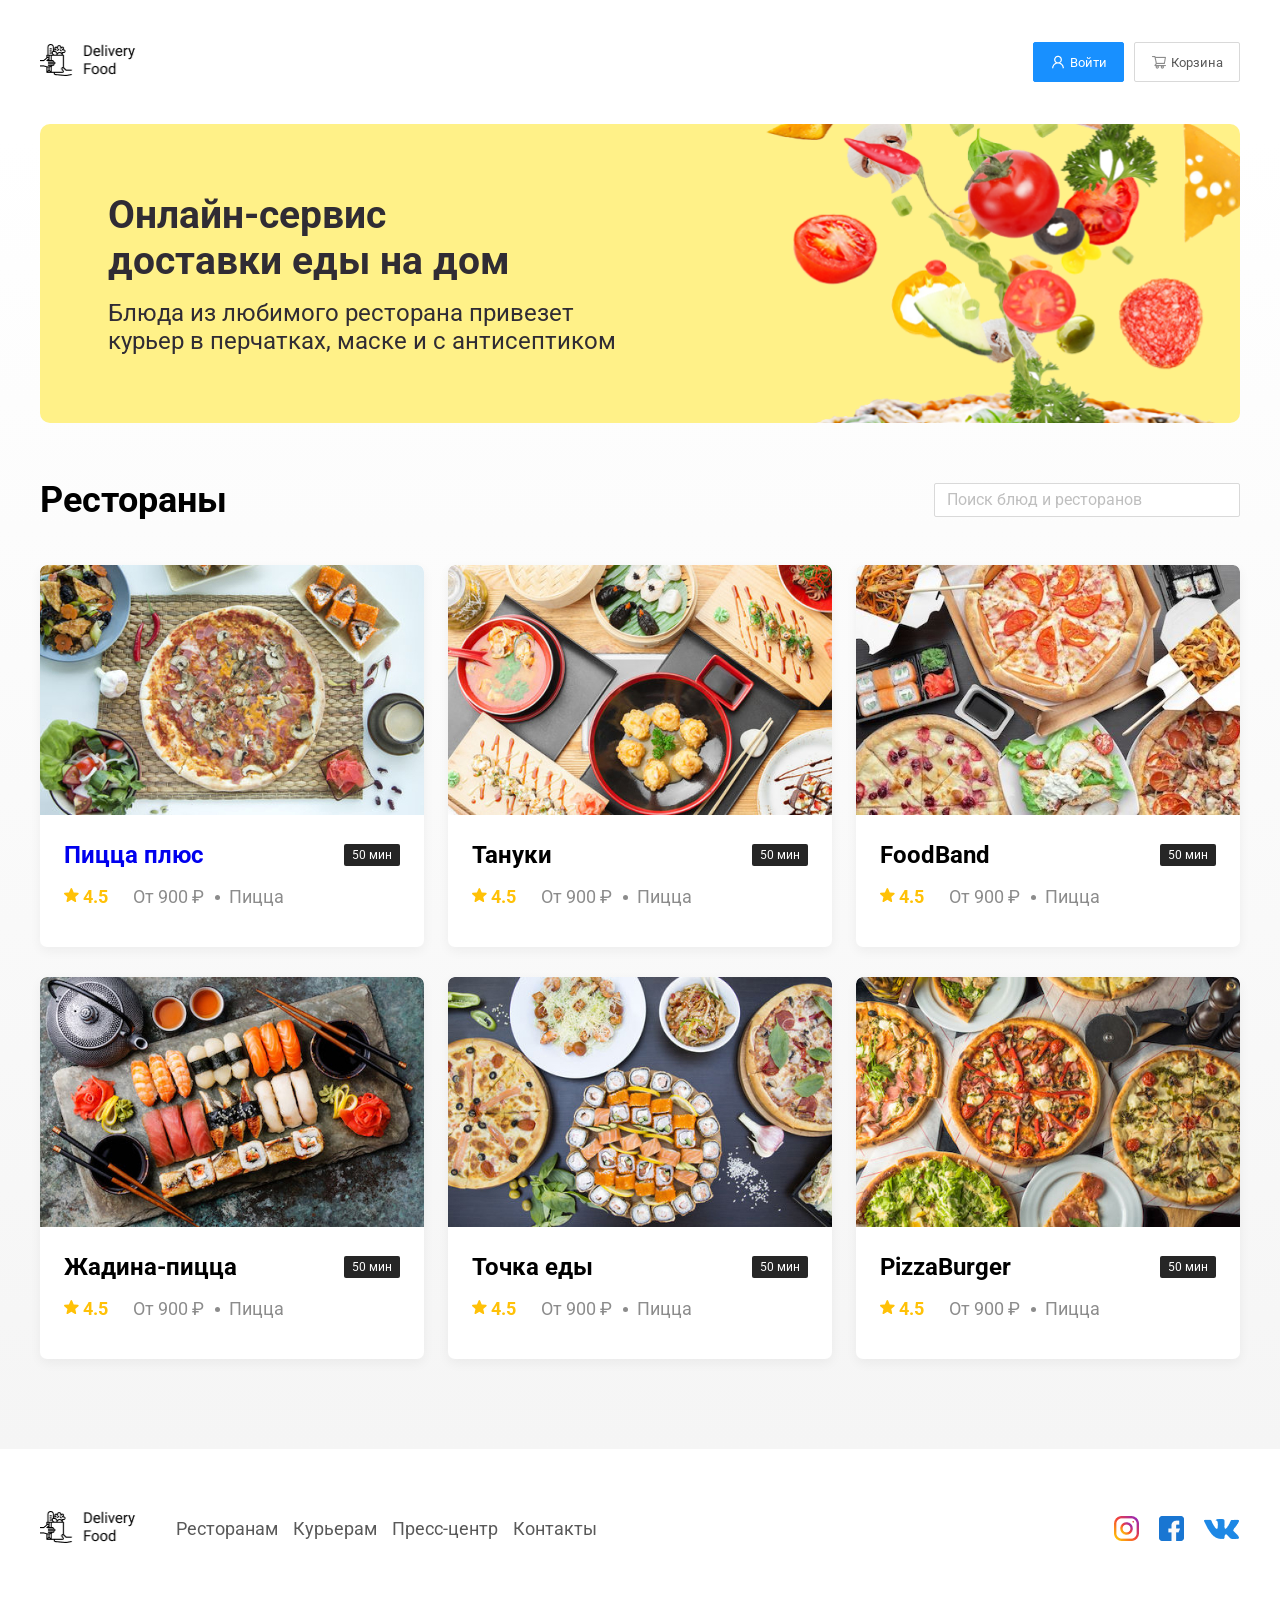
<file: index.html>
<!DOCTYPE html>
<html lang="ru">
<head>
    <meta charset="UTF-8">
    <meta name="viewport" content="width=device-width, initial-scale=1.0">
    <link rel="preconnect" href="https://fonts.googleapis.com">
    <link rel="preconnect" href="https://fonts.gstatic.com" crossorigin>
    <link href="https://fonts.googleapis.com/css2?family=Roboto&display=swap" rel="stylesheet">
    <link href="https://fonts.googleapis.com/css2?family=Roboto:wght@700&display=swap" rel="stylesheet">
    <link rel="stylesheet" href="style.css">
    <title>Delivery Food</title>
</head>
<body>
   <div class="page-wrapper">
    <header class="header">
      <div class="container">
        <div class="header-box">
            <a href="./index.html" class="header-logo logo">
                <img src="./images/logo.png" alt="logo">
            </a>
            <div class="header-controls">
                <button class="btn btn-primary">
                    <img src="./images/icons/user.png" alt="user">
                    Войти
                </button>
            
                <button class="btn btn-outline">
                    <img src="./images/icons/shopping-cart.png" alt="cart">
                    Корзина
                </button>
            </div>
        </div>
      </div>
   </header>

   <main class="main">
        <section class="banner">
            <div class="container">
                <div class="banner-item">
                    <h2 class="banner-item--title">
                        Онлайн-сервис
                        <br>
                         доставки еды на дом
                    </h2>
                    <p class="banner-item--subtitle">Блюда из любимого ресторана привезет курьер в перчатках, маске и с антисептиком</p>
                </div>
            </div>
        </section>

        <section class="products">
            <div class="container">
              <div class="products-header">
                  <h3 class="products-header--title">
                    Рестораны
                  </h3>
                  <input type="text"
                  placeholder="Поиск блюд и ресторанов" 
                  class="products-header--search">
                  
              </div>
              <div class="products-wrapper">
                <a href="./goods.html" class="products-card">
                    <div class="products-card__image">
                        <img src="./images/rest/pizzaplus.jpg" alt="pizzaplus">
                    </div>
                    <div class="products-card__description">
                        <div class="products-card__description-row">
                            <h4 class="products-card__description--title">Пицца плюс</h4>
                            <div class="products-card__description--bage">50 мин</div>
                        </div>
                        <div class="products-card__description-row">
                            <div class="products-card__description-info">
                                <div class="products-card__description--raiting">
                                    <img src="./images/icons/star.svg" alt="star">
                                    4.5

                                </div>
                                <div class="products-card__description--price">
                                    От 900 ₽

                                </div>
                                <div class="products-card__description-group">
                                    Пицца

                                </div>
                            </div>
                        </div>
                    </div>
                </a>
                 <div class="products-card">
                    <div class="products-card__image">
                        <img src="./images/rest/tanuki.jpg" alt="tanuki">
                    </div>
                    <div class="products-card__description">
                         <div class="products-card__description-row">
                            <h4 class="products-card__description--title">Тануки</h4>
                            <div class="products-card__description--bage">50 мин</div>
                        </div>
                        <div class="products-card__description-row">
                            <div class="products-card__description-info">
                                <div class="products-card__description--raiting">
                                    <img src="./images/icons/star.svg" alt="star">
                                    4.5

                                </div>
                                <div class="products-card__description--price">
                                    От 900 ₽

                                </div>
                                <div class="products-card__description-group">
                                    Пицца

                                </div>
                            </div>
                        </div>
                    </div>
                </div>
                 <div class="products-card">
                    <div class="products-card__image">
                        <img src="./images/rest/band.jpg" alt="band">
                    </div>
                    <div class="products-card__description">
                         <div class="products-card__description-row">
                            <h4 class="products-card__description--title">FoodBand</h4>
                            <div class="products-card__description--bage">50 мин</div>
                        </div>
                        <div class="products-card__description-row">
                            <div class="products-card__description-info">
                                <div class="products-card__description--raiting">
                                    <img src="./images/icons/star.svg" alt="star">
                                    4.5

                                </div>
                                <div class="products-card__description--price">
                                    От 900 ₽

                                </div>
                                <div class="products-card__description-group">
                                    Пицца

                                </div>
                            </div>
                        </div>
                    </div>
                </div>
                 <div class="products-card">
                    <div class="products-card__image">
                        <img src="./images/rest/zh-pizza.jpg" alt="zh-pizza">
                    </div>
                    <div class="products-card__description">
                         <div class="products-card__description-row">
                            <h4 class="products-card__description--title">Жадина-пицца</h4>
                            <div class="products-card__description--bage">50 мин</div>
                        </div>
                        <div class="products-card__description-row">
                            <div class="products-card__description-info">
                                <div class="products-card__description--raiting">
                                    <img src="./images/icons/star.svg" alt="star">
                                    4.5

                                </div>
                                <div class="products-card__description--price">
                                    От 900 ₽

                                </div>
                                <div class="products-card__description-group">
                                    Пицца

                                </div>
                            </div>
                        </div>
                    </div>
                </div>
                 <div class="products-card">
                    <div class="products-card__image">
                        <img src="./images/rest/eda.jpg" alt="eda">
                    </div>
                    <div class="products-card__description">
                         <div class="products-card__description-row">
                            <h4 class="products-card__description--title">Точка еды</h4>
                            <div class="products-card__description--bage">50 мин</div>
                        </div>
                        <div class="products-card__description-row">
                            <div class="products-card__description-info">
                                <div class="products-card__description--raiting">
                                    <img src="./images/icons/star.svg" alt="star">
                                    4.5

                                </div>
                                <div class="products-card__description--price">
                                    От 900 ₽

                                </div>
                                <div class="products-card__description-group">
                                    Пицца

                                </div>
                            </div>
                        </div>
                    </div>
                </div>
                 <div class="products-card">
                    <div class="products-card__image">
                        <img src="./images/rest/burgerpizza.jpg" alt="pizzaburger">
                    </div>
                    <div class="products-card__description">
                         <div class="products-card__description-row">
                            <h4 class="products-card__description--title">PizzaBurger</h4>
                            <div class="products-card__description--bage">50 мин</div>
                        </div>
                        <div class="products-card__description-row">
                            <div class="products-card__description-info">
                                <div class="products-card__description--raiting">
                                    <img src="./images/icons/star.svg" alt="star">
                                    4.5

                                </div>
                                <div class="products-card__description--price">
                                    От 900 ₽

                                </div>
                                <div class="products-card__description-group">
                                    Пицца

                                </div>
                            </div>
                        </div>
                    </div>
                </div>
              </div>
            </div>
        </section>

   </main>
   <div class="cart-modal__overlay">
    <div class="cart-modal">
        <div class="cart-modal__header">
            <h2 class="cart-modal__header--title">Корзина</h2>
            <span class="cart-modal__header--close">
                <img src="./images/icons/close.svg" alt="close">
            </span>

        </div>
        <div class="cart-modal__body">
            <div class="cart-item">
                <p class="cart-item__title">Ролл угорь стандарт</p>
           
                <div class="cart-item__controls">
                    <div class="cart-item__controls--price">250 ₽</div>
                    <button class="btn btn-outline">-</button>
                    <div class="cart-item__controls--count">1</div>
                    <button class="btn btn-outline">+</button>
                </div>
            </div>
            <div class="cart-item">
                <p class="cart-item__title">Ролл угорь стандарт</p>
           
                <div class="cart-item__controls">
                    <div class="cart-item__controls--price">250 ₽</div>
                    <button class="btn btn-outline">-</button>
                    <div class="cart-item__controls--count">1</div>
                    <button class="btn btn-outline">+</button>
                </div>
            </div>
            <div class="cart-item">
                <p class="cart-item__title">Ролл угорь стандарт</p>
           
                <div class="cart-item__controls">
                    <div class="cart-item__controls--price">250 ₽</div>
                    <button class="btn btn-outline">-</button>
                    <div class="cart-item__controls--count">1</div>
                    <button class="btn btn-outline">+</button>
                </div>
            </div>

        </div>
        <div class="cart-modal__footer">
            <div class="cart-modal__footer--price">
                1250 ₽
            </div>
            <div class="cart-modal__footer--controls">
                 <button class="btn btn-primary">
                    Оформить заказ
                </button>
            
                <button class="btn btn-outline">
                    Отмена
                </button>

            </div>

        </div>
    </div>
   </div>
   <footer class="footer">
      <div class="container">
        <div class="footer-box">
            <a href="./index.html" class="footer-logo logo">
                <img src="./images/logo.png" alt="logo">
            </a>
            <div class="footer-nav">
                <ul>
                    <li>
                        <a href="./goods.html">Ресторанам </a>
                            
                    </li>
                    <li>
                        <a href="./goods.html">Курьерам</a>
                    </li>
                    <li>
                        <a href="./goods.html">Пресс-центр</a>
                    </li>
                    <li>
                        <a href="./goods.html">Контакты</a>
                    </li>
                   
                </ul>
            </div>
            <div class="footer-social">
                <img src="./images/socials/inst.png" alt="inst">
                <img src="./images/socials/fb.png" alt="fb">
                <img src="./images/socials/vk.png" alt="vk">
            </div>
        </div>
      </div>
   </footer>
   </div>
</body>
</html>
</file>
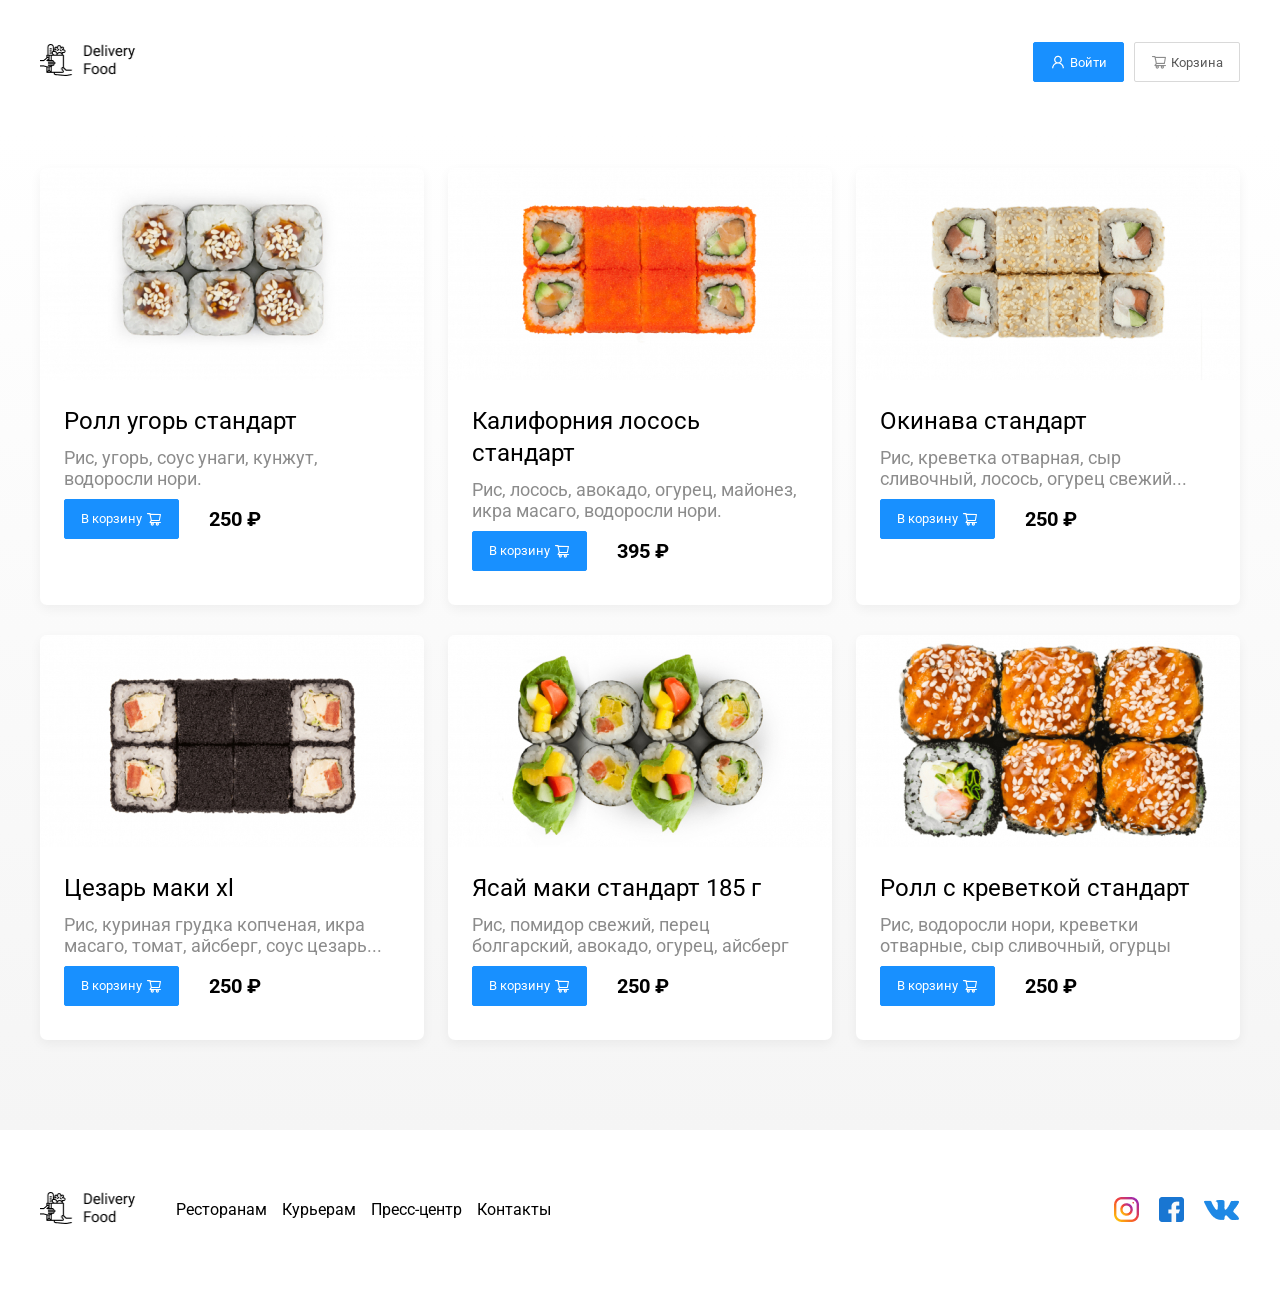
<file: goods.html>
<!DOCTYPE html>
<html lang="ru">
<head>
    <meta charset="UTF-8">
    <meta name="viewport" content="width=device-width, initial-scale=1.0">
    <link rel="preconnect" href="https://fonts.googleapis.com">
    <link rel="preconnect" href="https://fonts.gstatic.com" crossorigin>
    <link href="https://fonts.googleapis.com/css2?family=Roboto&display=swap" rel="stylesheet">
    <link href="https://fonts.googleapis.com/css2?family=Roboto:wght@700&display=swap" rel="stylesheet">
    <link rel="stylesheet" href="style.css">
    <title>Delivery Food</title>
</head>
<body>
   <div class="page-wrapper">
    <header class="header">
      <div class="container">
        <div class="header-box">
            <a href="./index.html" class="footer-logo logo">
                <img src="./images/logo.png" alt="logo">
            </a>
            <div class="header-controls">
                <button class="btn btn-primary">
                    <img src="./images/icons/user.png" alt="user">
                    Войти
                </button>
            
                <button class="btn btn-outline">
                    <img src="./images/icons/shopping-cart.png" alt="cart">
                    Корзина
                </button>
            </div>
        </div>
      </div>
   </header>

   <main class="main">
       

        <section class="products">
            <div class="container">
            
              <div class="products-wrapper">
                <div class="products-card">
                    <div class="products-card__image">
                        <img src="./images/goods/good-1.jpg" alt="good-1">
                    </div>
                    <div class="products-card__description">
                        <div class="products-card__description-row">
                            <h5 class="products-card__description--name">Ролл угорь стандарт</h5>
                            
                        </div>
                        <div class="products-card__description-row">
                           <p class="products-card__description--text">
                                Рис, угорь, соус унаги, кунжут, водоросли нори.
                           </p> 
                        </div>
                        <div class="products-card__description-row">
                            <div class="products-card__description-controls">
                                 <button class="btn btn-primary">
                                    В корзину
                                    <img src="./images/icons/shopping-cart-white.svg" alt="shopping-cart">
                                 </button>
                                 <span class="products-card__description-controls--price">
                                    250 ₽
                                 </span>
                            </div>
                        </div>
                    </div>
                </div>
                 <div class="products-card">
                    <div class="products-card__image">
                          <img src="./images/goods/good-2.jpg" alt="good-2">
                    </div>
                   <div class="products-card__description">
                        <div class="products-card__description-row">
                            <h5 class="products-card__description--name">Калифорния лосось стандарт</h5>
                            
                        </div>
                        <div class="products-card__description-row">
                           <p class="products-card__description--text">
                                Рис, лосось, авокадо, огурец, майонез, икра масаго, водоросли нори.
                           </p> 
                        </div>
                        <div class="products-card__description-row">
                            <div class="products-card__description-controls">
                                 <button class="btn btn-primary">
                                    В корзину
                                    <img src="./images/icons/shopping-cart-white.svg" alt="shopping-cart">
                                 </button>
                                 <span class="products-card__description-controls--price">
                                    395 ₽
                                 </span>
                            </div>
                        </div>
                    </div>
                </div>
                 <div class="products-card">
                    <div class="products-card__image">
                          <img src="./images/goods/good-3.jpg" alt="good-3">
                    </div>
                   <div class="products-card__description">
                        <div class="products-card__description-row">
                            <h5 class="products-card__description--name">Окинава стандарт</h5>
                            
                        </div>
                        <div class="products-card__description-row">
                           <p class="products-card__description--text">
                                 Рис, креветка отварная, сыр сливочный, лосось, огурец свежий...
                           </p> 
                        </div>
                        <div class="products-card__description-row">
                            <div class="products-card__description-controls">
                                 <button class="btn btn-primary">
                                    В корзину
                                    <img src="./images/icons/shopping-cart-white.svg" alt="shopping-cart">
                                 </button>
                                 <span class="products-card__description-controls--price">
                                    250 ₽
                                 </span>
                            </div>
                        </div>
                    </div>
                </div>
                 <div class="products-card">
                    <div class="products-card__image">
                          <img src="./images/goods/good-4.jpg" alt="good-4">
                    </div>
                  <div class="products-card__description">
                        <div class="products-card__description-row">
                            <h5 class="products-card__description--name">Цезарь маки хl</h5>
                            
                        </div>
                        <div class="products-card__description-row">
                           <p class="products-card__description--text">
                               Рис, куриная грудка копченая, икра масаго, томат, айсберг, соус цезарь...
                           </p> 
                        </div>
                        <div class="products-card__description-row">
                            <div class="products-card__description-controls">
                                 <button class="btn btn-primary">
                                    В корзину
                                    <img src="./images/icons/shopping-cart-white.svg" alt="shopping-cart">
                                 </button>
                                 <span class="products-card__description-controls--price">
                                    250 ₽
                                 </span>
                            </div>
                        </div>
                    </div>
                </div>
                 <div class="products-card">
                    <div class="products-card__image">
                          <img src="./images/goods/good-5.jpg" alt="good-5">
                    </div>
                   <div class="products-card__description">
                        <div class="products-card__description-row">
                            <h5 class="products-card__description--name">Ясай маки стандарт 185 г</h5>
                            
                        </div>
                        <div class="products-card__description-row">
                           <p class="products-card__description--text">
                                Рис, помидор свежий, перец болгарский, авокадо, огурец, айсберг
                           </p> 
                        </div>
                        <div class="products-card__description-row">
                            <div class="products-card__description-controls">
                                 <button class="btn btn-primary">
                                    В корзину
                                    <img src="./images/icons/shopping-cart-white.svg" alt="shopping-cart">
                                 </button>
                                 <span class="products-card__description-controls--price">
                                    250 ₽
                                 </span>
                            </div>
                        </div>
                    </div>
                </div>
                 <div class="products-card">
                    <div class="products-card__image">
                          <img src="./images/goods/good-6.jpg" alt="good-6">
                    </div>
                   <div class="products-card__description">
                        <div class="products-card__description-row">
                            <h5 class="products-card__description--name">Ролл с креветкой стандарт</h5>
                            
                        </div>
                        <div class="products-card__description-row">
                           <p class="products-card__description--text">
                               Рис, водоросли нори, креветки отварные, сыр сливочный, огурцы
                           </p> 
                        </div>
                        <div class="products-card__description-row">
                            <div class="products-card__description-controls">
                                 <button class="btn btn-primary">
                                    В корзину
                                    <img src="./images/icons/shopping-cart-white.svg" alt="shopping-cart">
                                 </button>
                                 <span class="products-card__description-controls--price">
                                    250 ₽
                                 </span>
                            </div>
                        </div>
                    </div>
                </div>
              </div>
            </div>
        </section>

   </main>
    <div class="cart-modal__overlay">
    <div class="cart-modal">
        <div class="cart-modal__header">
            <h2 class="cart-modal__header--title">Корзина</h2>
            <span class="cart-modal__header--close">
                <img src="./images/icons/close.svg" alt="close">
            </span>

        </div>
        <div class="cart-modal__body">
            <div class="cart-item">
                <p class="cart-item__title">Ролл угорь стандарт</p>
           
                <div class="cart-item__controls">
                    <div class="cart-item__controls--price">250 ₽</div>
                    <button class="btn btn-outline">-</button>
                    <div class="cart-item__controls--count">1</div>
                    <button class="btn btn-outline">+</button>
                </div>
            </div>
            <div class="cart-item">
                <p class="cart-item__title">Ролл угорь стандарт</p>
           
                <div class="cart-item__controls">
                    <div class="cart-item__controls--price">250 ₽</div>
                    <button class="btn btn-outline">-</button>
                    <div class="cart-item__controls--count">1</div>
                    <button class="btn btn-outline">+</button>
                </div>
            </div>
            <div class="cart-item">
                <p class="cart-item__title">Ролл угорь стандарт</p>
           
                <div class="cart-item__controls">
                    <div class="cart-item__controls--price">250 ₽</div>
                    <button class="btn btn-outline">-</button>
                    <div class="cart-item__controls--count">1</div>
                    <button class="btn btn-outline">+</button>
                </div>
            </div>

        </div>
        <div class="cart-modal__footer">
            <div class="cart-modal__footer--price">
                1250 ₽
            </div>
            <div class="cart-modal__footer--controls">
                 <button class="btn btn-primary">
                    Оформить заказ
                </button>
            
                <button class="btn btn-outline">
                    Отмена
                </button>

            </div>

        </div>
    </div>
   </div>

   <footer class="footer">
      <div class="container">
        <div class="footer-box">
            <a href="./index.html" class="footer-logo logo">
                <img src="./images/logo.png" alt="logo">
            </a>
            <div class="footer-nav">
                <ul>
                    <li>Ресторанам</li>
                    <li>Курьерам</li>
                    <li>Пресс-центр</li>
                    <li>Контакты</li>
                </ul>
            </div>
            <div class="footer-social">
                <img src="./images/socials/inst.png" alt="inst">
                <img src="./images/socials/fb.png" alt="fb">
                <img src="./images/socials/vk.png" alt="vk">
            </div>
        </div>
      </div>
   </footer>
   </div>
</body>
</html>
</file>
<file: style.css>
* {
    box-sizing: border-box;
    font-family: Roboto;
    line-height: normal;
    font-style: normal;
}

body {
    margin: 0;
    padding: 0;
}
main {
    flex-grow: 1;
}
.page-wrapper {
    display: flex;
    flex-direction: column;
    min-height: 100vh;
}
.btn {
    padding: 8px 16px;
    display: flex;
    align-items: center;
    gap: 4px;
    outline: none;
    height: 40px;
    cursor: pointer;
  
}


.btn-primary {
    border-radius: 2px;
    background: #1890ff;
    border: 1px solid #1890ff;
    color: #fff;
}
.btn-outline {
    border: 1px solid #d9d9d9;
    border-radius: 2px;
    background: #fff;
    box-shadow: 0px 0px 2px 0px rgba(0, 0, 0, 0.00);
    color: #595959;
}

.logo {
    max-width: 100px;
}
.logo img {
    width: 100%;
}
.header {
    min-height: 124px;
    display: flex;
    align-items: center;
}

.header-box {
    
    height: 100%;
    display: flex;
    align-items: center;
    justify-content: space-between;
}
.header-controls {
    display: flex;
    align-items: center;
    justify-content: flex-end;
    gap: 10px;
}
.main {
    background: linear-gradient(180deg, rgba(245, 245, 245, 0) 1.04%, #f5f5f5 100%);

}
.container {
    height: 100%;
    width: 100%;
    max-width: 1230px;
    margin: 0 auto;
    padding: 0 15px;
}

.footer {
    min-height: 156px;
    display: flex;
    align-items: center;
    padding: 60px 0;
}
.footer-box {
    height: 100%;
    display: flex;
    align-items: center;
    justify-content: space-between;
    gap: 36px;
    flex-wrap: wrap;
}
.footer-nav {
    flex-grow: 1;

}
.footer-nav ul {
    display: flex;
    align-items: center;
    gap:15px ;
    list-style: none;
    margin: 0;
    padding: 0;
    flex-wrap: wrap;
   
}
.footer-nav ul li a {
   
    font-weight: 400;
    font-size: 18px;
    color: #595959;
    text-decoration: none;
   
    
}
.footer-social {
    display: flex;
    align-items: center;
    justify-content: flex-end;
    gap: 20px;
}
.banner {
    margin-bottom: 56px;

}
.banner-item {
    background-image: url("./images/banners/banner-img.png");
    padding: 68px;
    background-repeat: no-repeat;
    background-size: contain;
    background-position: center right;
    border-radius: 10px;
    background-color: #fff188;
}
.banner-item--title {
   
    font-weight: 700;
    font-size: 39px;
    color: #302c34;
    margin-top: 0;
    margin-bottom: 15px;
    max-width: 50%;
}

.banner-item--subtitle {
    
    font-weight: 400;
    font-size: 24px;
    color: #302c34;
    margin: 0;
    max-width: 50%;
}

.products {
}

.products-header {
    display: flex;
    align-items: center;
    justify-content: space-between;
    flex-wrap: wrap;
    gap: 24px;
}
.products-header--title {
    color: #000;
    font-size: 36px;
    font-weight: 700;
    margin: 0;
}
.products-header--search {
    min-width: 306px;
    height: 34px;
    flex-shrink: 0;
    border-radius: 2px;
    border: 1px solid #d9d9d9;
    background: #fff;
    padding: 5px 12px;
}
.products-header--search:focus {
    outline: none;
     border: 1px solid #d9d9d9;
}
.products-header--search::placeholder {
    color: #bfbfbf;
    font-size: 16px;
    line-height: 24px;
    font-weight: 400;

}
.products-wrapper {
    margin: 44px 0 90px 0;
    display: flex;
    flex-wrap: wrap;
    column-gap: 24px;
    row-gap: 30px;
}
.products-card {
    width: calc((100% - 48px) / 3);
    border-radius: 7px;
    box-shadow: 0 4px 12px 0 rgba(0, 0, 0, 0.05);
    background: #fff;
    overflow: hidden;
    text-decoration: none;
}

.products-card__image {
    width: 100%;
}
.products-card__image img {
    width: 100%;
}
.products-card__description {
    padding: 20px 24px 34px 24px;
}

.products-card__description-row {
    display: flex;
    align-items: center;
    justify-content: space-between;
}
.products-card__description-row:not(:last-child) {
    margin-bottom: 10px;
}
.products-card__description--title {
    font-size: 24px;
    line-height: 32px;
    font-weight: 700;
    margin: 0;
}
.products-card__description--bage {
    border-radius: 2px;
    padding: 1px 8px;
    width: 56px;
    height: 22px;
    color: #fff;
    background: #262626;
    line-height: 20px;
    padding: 1px 8px;
    font-size: 12px;
}
.products-card__description-info {
    display: flex;
    align-items: center;
    justify-content: flex-start;
    flex-wrap: wrap;
    column-gap: 25px;
    row-gap: 25px;
}
.products-card__description--raiting {
  
    font-weight: 700;
    font-size: 18px;
    line-height: 32px;
    color: #ffc107;
}
.products-card__description--price {
    font-style: normal;
    font-weight: 400;
    font-size: 18px;
    line-height: 32px;
    color: #8c8c8c;
}
.products-card__description-group {
    font-style: normal;
    font-weight: 400;
    font-size: 18px;
    line-height: 32px;
    color: #8c8c8c;
    position: relative;
}
.products-card__description-group::before {
    content: '';
    display: block;
    width: 5px;
    height: 5px;
    border-radius: 50%;
    background: #8c8c8c;
    position: absolute;
    left: -14px;
    top: 14px;

}

.products-card__description--name {
    margin: 0;
    color: #000;
    font-size: 24px;
    font-weight: 400;
    line-height: 32px;
}

.products-card__description--text {
    margin: 0;
    color: #8c8c8c;
    font-size: 18px;
    font-weight: 400;
}
.products-card__description-controls {
    display: flex;
    align-items: center;
    justify-content: flex-start;
    flex-wrap: wrap;
    column-gap: 30px;
    row-gap: 10px;
}

.products-card__description-controls--price {
    color: #000;
    font-size: 20px;
    font-weight: 700;
    line-height: 32px;
}

.cart-modal__overlay {
    display: none;
    position: fixed;
    top: 0;
    right: 0;
    bottom: 0;
    left: 0;
    background: rgba(0, 0, 0, 0.40);
    
    align-items: center;
    justify-content: center;
}
.cart-modal__overlay.open {
    display: flex;
}
.cart-modal {
    width: 100%;
    max-width: 780px;
    padding: 40px 45px;
    background: #fff;
    border-radius: 5px;
    
}
.cart-modal__header {
    display: flex;
    align-items: center;
    justify-content: space-between;
    margin-bottom: 48px;
}
.cart-modal__header--title {
    color: #000;
    font-size: 36px;
    font-weight: 700;
    margin: 0;
}
.cart-modal__header--close {
    cursor: pointer;
}
.cart-modal__body {
}
.cart-item {
    display: flex;
    align-items: center;
    justify-content: space-between;
    flex-wrap: wrap;
    gap: 10px;
}
.cart-item:not(:last-child) {
    padding-bottom: 10px;
    margin-bottom: 10px;
    border-bottom: 1px solid #d9d9d9;
}
.cart-item__title {
    color: #000;
    font-size: 18px;
    font-weight: 400;
    line-height: 32px;
    margin: 0;
}
.cart-item__controls {
    display: flex;
    align-items: center;
}
.cart-item__controls button {
    border: 1px solid #40a9ff;
    color: #40a9ff;
}
.cart-item__controls--price {
    margin-right: 47px;
    color: #000;
    font-size: 20px;
    font-weight: 700;
    line-height: 32px;
}
.cart-item__controls--count {
    margin-left: 15px;
    margin-right: 15px;
}
.cart-modal__footer {
    display: flex;
    align-items: center;
    justify-content: space-between;
    flex-wrap: wrap;
    gap: 15px;
    margin-top: 50px;
}
.cart-modal__footer--price {
    border-radius: 5px;
    background: #262626;
    color: #fafafa;
    font-size: 20px;
    font-weight: 700;
    padding: 15px 20px;
}
.cart-modal__footer--controls {
    display: flex;
    align-items: center;
    gap: 10px;
}

@media (max-width: 991px) {
    .banner-item {
        background-image: none;
    }
    .banner-item--title {
        max-width: 100%;
    }
    .banner-item--subtitle {
         max-width: 100%;
    }

    .products-card {
        width: calc((100% - 24px) / 2);
   } 
}
@media (max-width: 768px) {
     .products-card {
        width: 100%;
   } 

}
</file>
